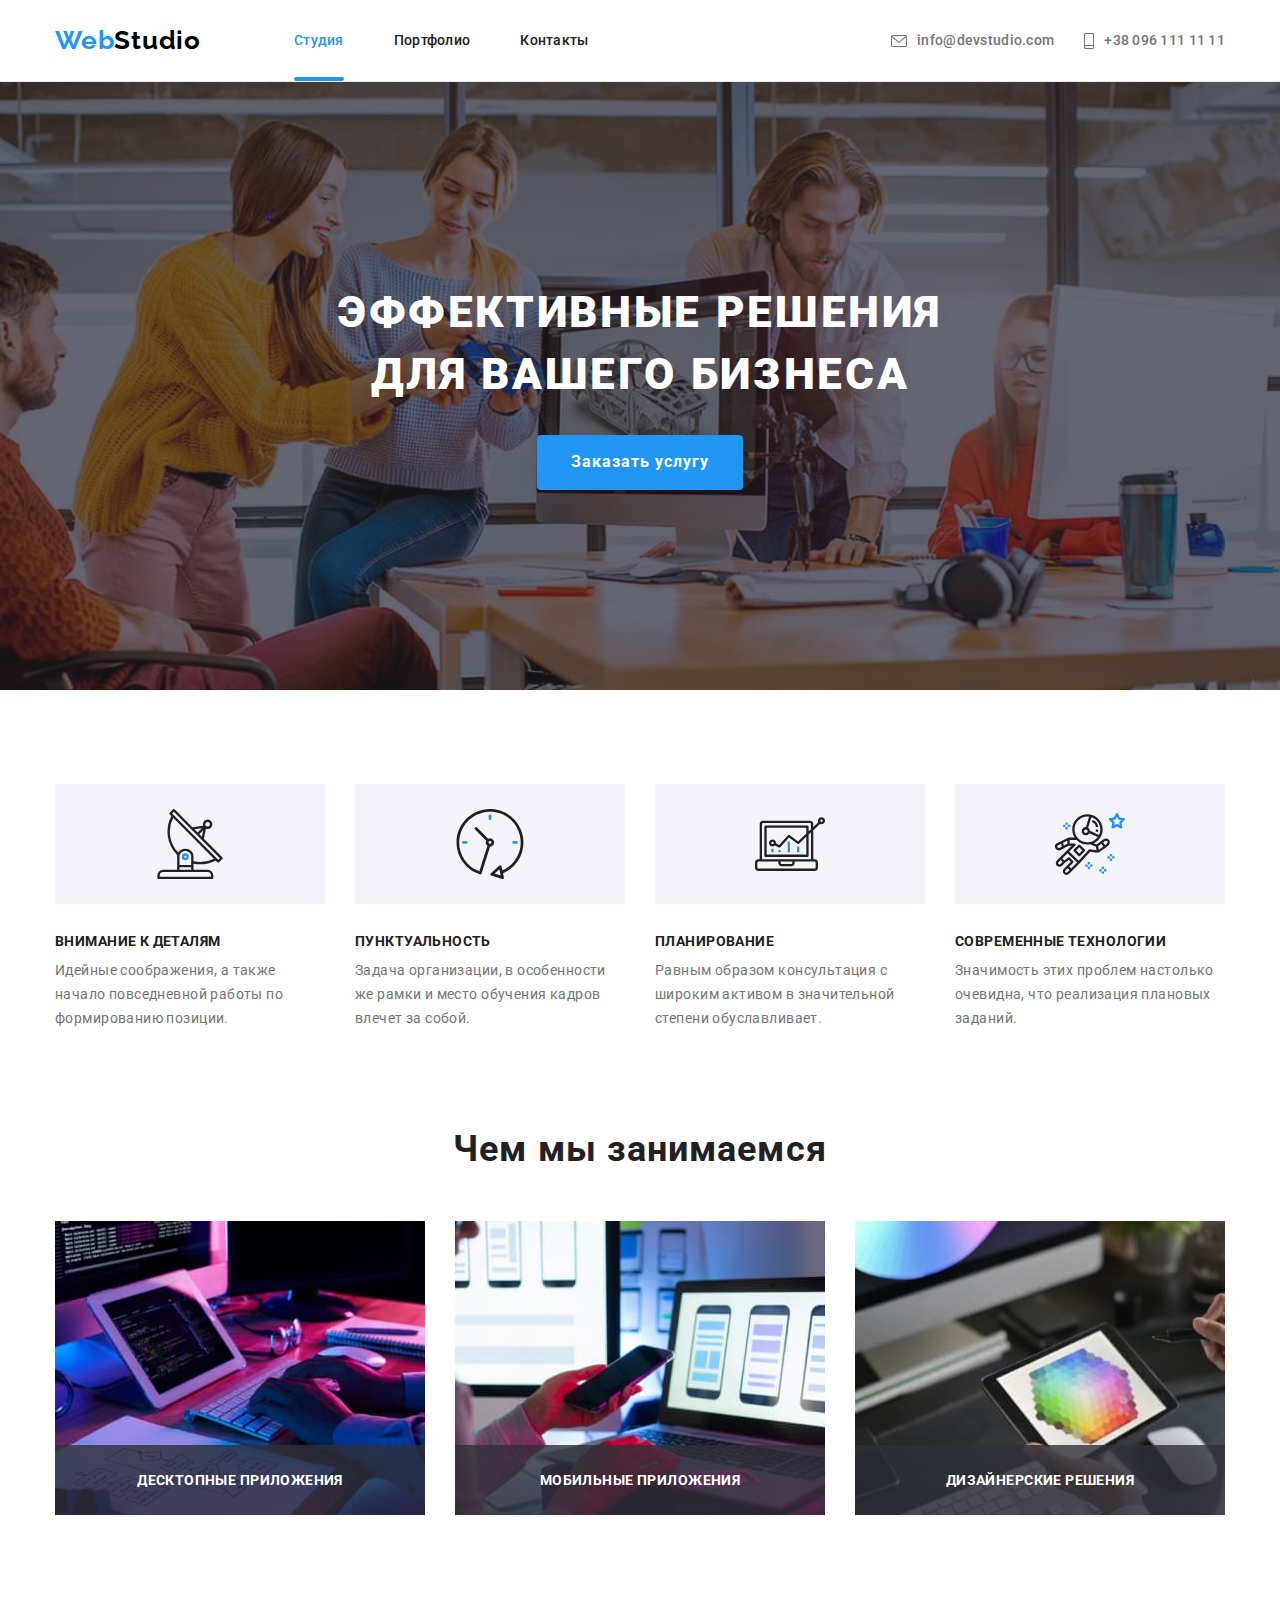
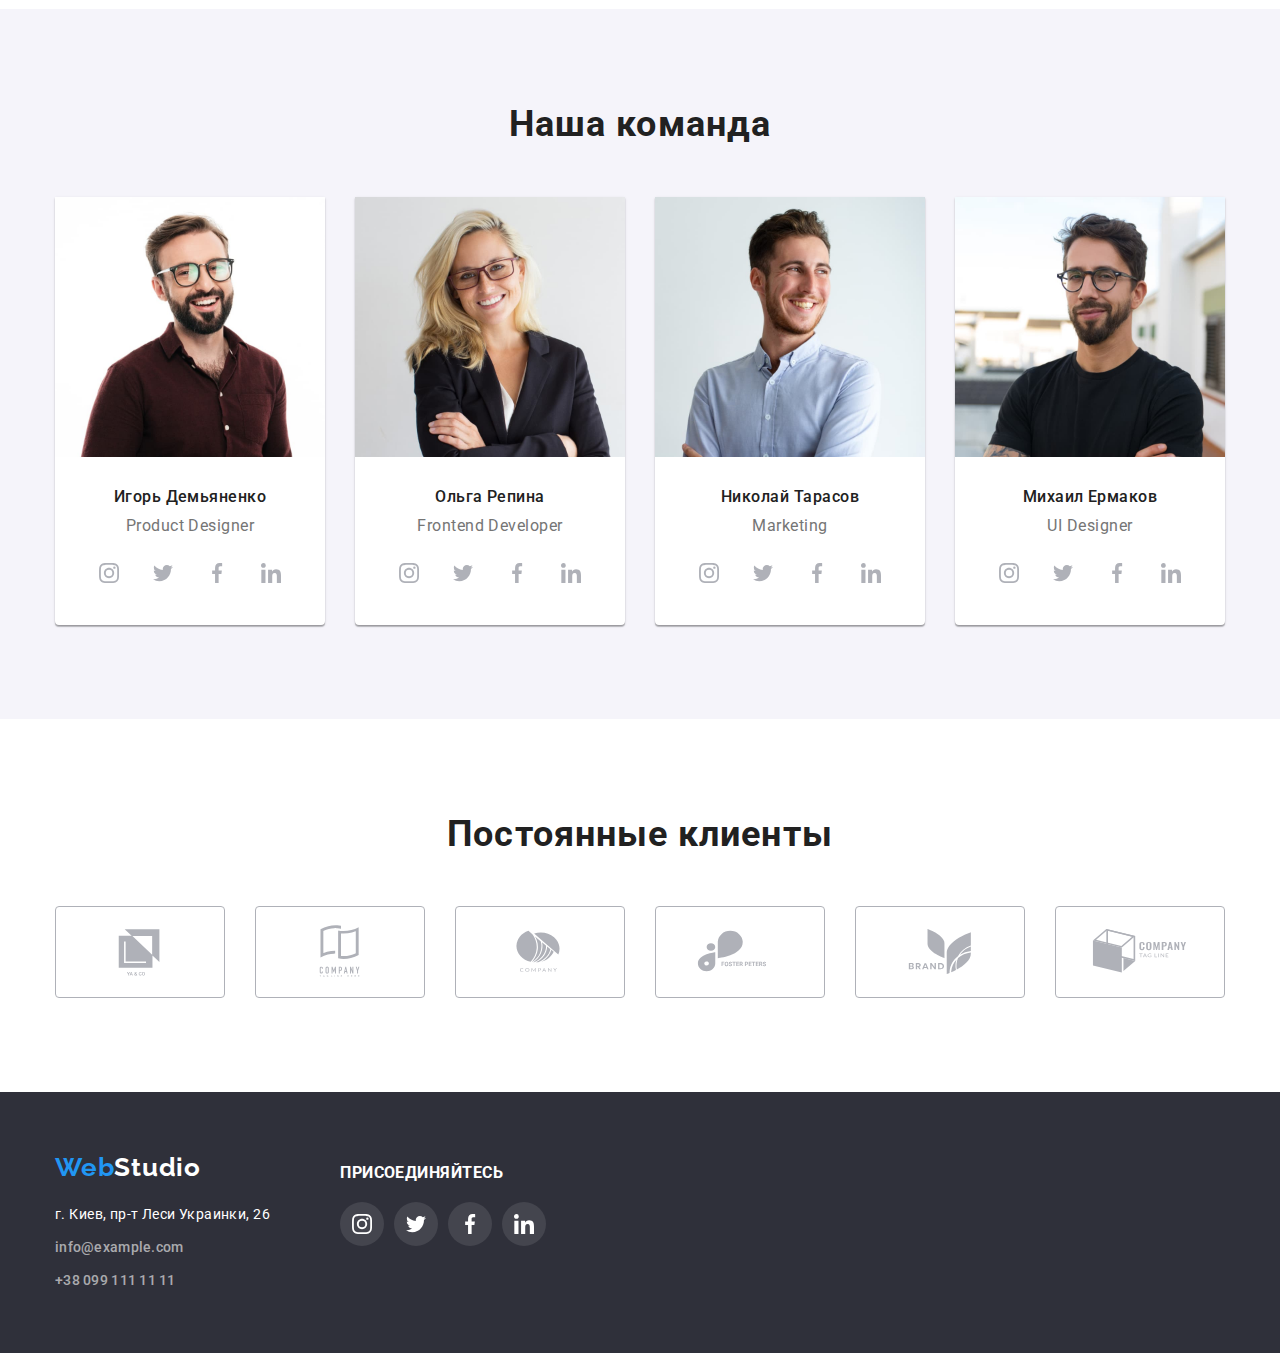
<file: index.html>
<!DOCTYPE html>
<html lang="en">

<head>
    <meta charset="UTF-8">
    <meta http-equiv="X-UA-Compatible" content="IE=edge">
    <meta name="viewport" content="width=device-width, initial-scale=1.0">
    <title>Студия</title>
    <link rel="preconnect" href="https://fonts.gstatic.com">
    <link href="https://fonts.googleapis.com/css2?family=Raleway:wght@700&family=Roboto:wght@400;500;700;900&display=swap"
    rel="stylesheet">
    <link rel="stylesheet" href="https://cdnjs.cloudflare.com/ajax/libs/modern-normalize/1.0.0/modern-normalize.min.css">
    <link rel="stylesheet" href="./css/styles.css">
</head>
<body>
            <!-- Шапка сайта -->
        <header class="page-header">
            <div class="container">
            <nav class="navigate">
                <a href="./index.html" class="logo link" lang="en"><span class="web">Web</span>Studio</a>
                <ul class="site-nav list">
                    <li class="site-nav-item"><a href="./index.html" class="link current">Студия</a></li>
                    <li class="site-nav-item"><a href="./portfolio.html" class="link">Портфолио</a></li>
                    <li class="site-nav-item"><a href="" class="link">Контакты</a></li>
                </ul>
            </nav>
                <ul class="contacts list top">
                    <li class="contacts-item">
                        <a href="mailto:info@devstudio.com" class="link contact-mail"> <svg class="header-contacts-svg" width="16px" height="12px">
                            <use href="./images/icons/sprite2.svg#icon-envelope" class="mail"></use>
                        </svg> info@devstudio.com </a>
                    </li>
                    
                    <li class="contacts-item">
                        <a href="tel:+380961111111" class="link contact-mobile"> <svg class="header-contacts-svg" width="10px" height="16px">
                            <use href="./images/icons/sprite2.svg#icon-smartphone" class="mobile"></use>
                        </svg> +38 096 111 11 11 </a>
                    </li>
                </ul>
            </div>
        </header>
        
        <main>
            <!-- Герой -->
            <section class="section hero overlay">
                <div class="container">
                <h1 class="hero-title">Эффективные решения для вашего бизнеса</h1>
                <button type="button" class="btn primary" data-modal-open>Заказать услугу</button>
                </div>
            </section>
            
            <!-- Особенности -->
            <section class="section our-features">
                <h2 class="visually-hidden">Особенности</h2>
                <div class="container products">
                <ul class="list features">
                    <li>
                        <div><svg class="feature-icons-svg">
                            <use href="./images/icons/sprite2.svg#icon-antenna"></use>
                        </svg></div>
                        <h3 class="title">Внимание к деталям</h3>
                        <p class="text">Идейные соображения, а также начало повседневной работы по формированию позиции.</p>
                    </li>
                    <li>
                        <div><svg class="feature-icons-svg">
                                <use href="./images/icons/sprite2.svg#icon-clock"></use>
                            </svg></div>
                        <h3 class="title">Пунктуальность</h3>
                        <p class="text">Задача организации, в особенности же рамки и место обучения кадров влечет за собой.</p>
                    </li>
                    <li>
                        <div><svg class="feature-icons-svg">
                                <use href="./images/icons/sprite2.svg#icon-diagram"></use>
                            </svg></div>
                        <h3 class="title">Планирование</h3>
                        <p class="text">Равным образом консультация с широким активом в значительной степени обуславливает.</p>
                    </li>
                    <li>
                        <div><svg class="feature-icons-svg">
                                <use href="./images/icons/sprite2.svg#icon-astronaut"></use>
                            </svg></div>
                        <h3 class="title">Современные технологии</h3>
                        <p class="text">Значимость этих проблем настолько очевидна, что реализация плановых заданий.</p>
                    </li>
                </ul>
                </div>
            </section>

            <!-- Чем мы занимаемся -->
            <section class="section">
                <div class="container">
                <h2 class="section-job">Чем мы занимаемся</h2>
                <ul class="list card-set">
                    <li class="item">
                        <div class="what-we-do">
                        <img src="./images/box1.jpg" alt="Человек печатает на клавиатуре" width="370">
                        <h3>Десктопные приложения</h3>
                        </div>
                    </li>
                    
                    <li class="item">
                        <div class="what-we-do">
                        <img src="./images/box2.jpg" alt="Человек держит в руках смартфон" width="370">
                        <h3>Мобильные приложения</h3>
                        </div>
                    </li>
                    
                    <li class="item">
                        <div class="what-we-do">
                        <img src="./images/box3.jpg" alt="Человек работает за планшетом" width="370">
                        <h3>Дизайнерские решения</h3>
                        </div>
                    </li>
                </ul>
            </div>
            </section>

            <!-- Наша команда -->
            <section class="section our-team">
            <div class="container">
                <h2 class="section-team">Наша команда</h2>
                <ul class="list card-set">
                    <li class="card">
                        <img src="./images/igor.jpg" alt="Улыбающийся мужчина в очках" width="270">
                        <div class="team-card">
                            <h3 class="name">Игорь Демьяненко</h3>
                            <p class="position" lang="en">Product Designer</p>
                            <ul class="list social-icons">
                                <li class="social-icons-item">
                                    <a href="" class="social-icons-link" target="_blank" rel="noopener noreferrer">
                                        <svg class="social-icons-svg">
                                            <use href="./images/icons/sprite2.svg#icon-instagram"></use>
                                        </svg>
                                    </a>
                                </li>

                                <li class="social-icons-item">
                                    <a href="" class="social-icons-link" target="_blank" rel="noopener noreferrer">
                                        <svg class="social-icons-svg">
                                            <use href="./images/icons/sprite2.svg#icon-twitter"></use>
                                        </svg>
                                    </a>
                                </li>

                                <li class="social-icons-item">
                                    <a href="" class="social-icons-link" target="_blank" rel="noopener noreferrer">
                                        <svg class="social-icons-svg">
                                            <use href="./images/icons/sprite2.svg#icon-facebook"></use>
                                        </svg>
                                    </a>
                                </li>

                                <li class="social-icons-item">
                                    <a href="" class="social-icons-link" target="_blank" rel="noopener noreferrer">
                                        <svg class="social-icons-svg">
                                            <use href="./images/icons/sprite2.svg#icon-linkedin"></use>
                                        </svg>
                                    </a>
                                </li>
                            </ul>
                        </div>                                        
                    </li>

                    <li class="card">
                        <img src="./images/olga.jpg" alt="Улыбающаяся женщина" width="270">
                        <div class="team-card">
                            <h3 class="name">Ольга Репина</h3>
                            <p class="position" lang="en">Frontend Developer</p>
                            <ul class="list social-icons">
                                <li class="social-icons-item">
                                    <a href="" class="social-icons-link" target="_blank" rel="noopener noreferrer">
                                        <svg class="social-icons-svg">
                                            <use href="./images/icons/sprite2.svg#icon-instagram"></use>
                                        </svg>
                                    </a>
                                </li>
                            
                                <li class="social-icons-item">
                                    <a href="" class="social-icons-link" target="_blank" rel="noopener noreferrer">
                                        <svg class="social-icons-svg">
                                            <use href="./images/icons/sprite2.svg#icon-twitter"></use>
                                        </svg>
                                    </a>
                                </li>
                            
                                <li class="social-icons-item">
                                    <a href="" class="social-icons-link" target="_blank" rel="noopener noreferrer">
                                        <svg class="social-icons-svg">
                                            <use href="./images/icons/sprite2.svg#icon-facebook"></use>
                                        </svg>
                                    </a>
                                </li>
                            
                                <li class="social-icons-item">
                                    <a href="" class="social-icons-link" target="_blank" rel="noopener noreferrer">
                                        <svg class="social-icons-svg">
                                            <use href="./images/icons/sprite2.svg#icon-linkedin"></use>
                                        </svg>
                                    </a>
                                </li>
                            </ul>
                        </div>
                    </li>

                    <li class="card">
                        <img src="./images/nikolay.jpg" alt="Улыбающийся мужчина в белой рубашке" width="270">
                        <div class="team-card">
                            <h3 class="name">Николай Тарасов</h3>
                            <p class="position" lang="en">Marketing</p>
                            <ul class="list social-icons">
                                <li class="social-icons-item">
                                    <a href="" class="social-icons-link" target="_blank" rel="noopener noreferrer">
                                        <svg class="social-icons-svg">
                                            <use href="./images/icons/sprite2.svg#icon-instagram"></use>
                                        </svg>
                                    </a>
                                </li>
                            
                                <li class="social-icons-item">
                                    <a href="" class="social-icons-link" target="_blank" rel="noopener noreferrer">
                                        <svg class="social-icons-svg">
                                            <use href="./images/icons/sprite2.svg#icon-twitter"></use>
                                        </svg>
                                    </a>
                                </li>
                            
                                <li class="social-icons-item">
                                    <a href="" class="social-icons-link" target="_blank" rel="noopener noreferrer">
                                        <svg class="social-icons-svg">
                                            <use href="./images/icons/sprite2.svg#icon-facebook"></use>
                                        </svg>
                                    </a>
                                </li>
                            
                                <li class="social-icons-item">
                                    <a href="" class="social-icons-link" target="_blank" rel="noopener noreferrer">
                                        <svg class="social-icons-svg">
                                            <use href="./images/icons/sprite2.svg#icon-linkedin"></use>
                                        </svg>
                                    </a>
                                </li>
                            </ul>
                        </div>
                    </li>

                    <li class="card">
                        <img src="./images/mihail.jpg" alt="Улыбающийся мужчина с бородой" width="270">
                        <div class="team-card">
                            <h3 class="name">Михаил Ермаков</h3>
                            <p class="position" lang="en">UI Designer</p>
                            <ul class="list social-icons">
                                <li class="social-icons-item">
                                    <a href="" class="social-icons-link" target="_blank" rel="noopener noreferrer">
                                        <svg class="social-icons-svg">
                                            <use href="./images/icons/sprite2.svg#icon-instagram"></use>
                                        </svg>
                                    </a>
                                </li>
                            
                                <li class="social-icons-item">
                                    <a href="" class="social-icons-link" target="_blank" rel="noopener noreferrer">
                                        <svg class="social-icons-svg">
                                            <use href="./images/icons/sprite2.svg#icon-twitter"></use>
                                        </svg>
                                    </a>
                                </li>
                            
                                <li class="social-icons-item">
                                    <a href="" class="social-icons-link" target="_blank" rel="noopener noreferrer">
                                        <svg class="social-icons-svg">
                                            <use href="./images/icons/sprite2.svg#icon-facebook"></use>
                                        </svg>
                                    </a>
                                </li>
                            
                                <li class="social-icons-item">
                                    <a href="" class="social-icons-link" target="_blank" rel="noopener noreferrer">
                                        <svg class="social-icons-svg">
                                            <use href="./images/icons/sprite2.svg#icon-linkedin"></use>
                                        </svg>
                                    </a>
                                </li>
                            </ul>
                        </div>
                    </li>
                </ul>
            </div>
            </section>

            <!-- Постоянные клиенты -->
            <section class="section our-clients">
                <h2>Постоянные клиенты</h2>
                <ul class="list clients">
                    <li class="our-clients-item">
                        <a href="" class="our-clients-link" target="_blank" rel="noopener noreferrer">
                            <svg class="our-clients-svg">
                                <use class="our-clients-logo" href="./images/icons/sprite2.svg#icon-logo"></use>
                            </svg>
                        </a>
                    </li>
                    <li class="our-clients-item">
                        <a href="" class="our-clients-link" target="_blank" rel="noopener noreferrer">
                            <svg class="our-clients-svg">
                                <use class="our-clients-logo" href="./images/icons/sprite2.svg#icon-logo1"></use>
                            </svg>
                        </a>
                    </li>
                    <li class="our-clients-item">
                        <a href="" class="our-clients-link" target="_blank" rel="noopener noreferrer">
                            <svg class="our-clients-svg">
                                <use class="our-clients-logo" href="./images/icons/sprite2.svg#icon-logo2"></use>
                            </svg>
                        </a>
                    </li>
                    <li class="our-clients-item">
                        <a href="" class="our-clients-link" target="_blank" rel="noopener noreferrer">
                            <svg class="our-clients-svg">
                                <use class="our-clients-logo" href="./images/icons/sprite2.svg#icon-logo3"></use>
                            </svg>
                        </a>
                    </li>
                    <li class="our-clients-item">
                        <a href="" class="our-clients-link" target="_blank" rel="noopener noreferrer">
                            <svg class="our-clients-svg">
                                <use class="our-clients-logo" href="./images/icons/sprite2.svg#icon-logo4"></use>
                            </svg>
                        </a>
                    </li>
                    <li class="our-clients-item">
                        <a href="" class="our-clients-link" target="_blank" rel="noopener noreferrer">
                            <svg class="our-clients-svg">
                                <use class="our-clients-logo" href="./images/icons/sprite2.svg#icon-logo5"></use>
                            </svg>
                        </a>
                    </li>
                </ul>
            </section>
            </main>

        <!-- Футер -->
        <footer class="footer">
            <div class="container main">
                <div class="block-contacts">
                <a href="./index.html" class="second logo link" lang="en"><span class="web">Web</span><span class="logo-footer">Studio</span></a>
                <address class="address">
                    <p>г. Киев, пр-т Леси Украинки, 26</p>
                    <ul class="contacts list bottom">
                        <li class="mailto"><a href="mailto:info@example.com" class="link">info@example.com</a></li>
                        <li><a href="tel:+380991111111" class="link">+38 099 111 11 11</a></li>
                    </ul>
                </address>
                </div>
                
                <div class="block-socials">
                <h3>Присоединяйтесь</h3>
                <ul class="list social-icons">
                    <li class="social-icons-item">
                        <a href="" class="social-icons-link" target="_blank" rel="noopener noreferrer">
                            <svg class="social-icons-svg">
                                <use href="./images/icons/sprite2.svg#icon-instagram"></use>
                            </svg>
                        </a>
                    </li>
                    
                    <li class="social-icons-item">
                        <a href="" class="social-icons-link" target="_blank" rel="noopener noreferrer">
                            <svg class="social-icons-svg">
                                <use href="./images/icons/sprite2.svg#icon-twitter"></use>
                            </svg>
                        </a>
                    </li>
                    
                    <li class="social-icons-item">
                        <a href="" class="social-icons-link" target="_blank" rel="noopener noreferrer">
                            <svg class="social-icons-svg">
                                <use href="./images/icons/sprite2.svg#icon-facebook"></use>
                            </svg>
                        </a>
                    </li>
                    
                    <li class="social-icons-item">
                        <a href="" class="social-icons-link" target="_blank" rel="noopener noreferrer">
                            <svg class="social-icons-svg">
                                <use href="./images/icons/sprite2.svg#icon-linkedin"></use>
                            </svg>
                        </a>
                    </li>
                </ul>
                </div>
            </div>
            </footer>
    
            <div class="backdrop is-hidden" data-modal>
                <div class="modal">
                    <button class="button-modal" data-modal-close>
                        <svg class="close">
                            <use href="./images/icons/sprite2.svg#icon-x"></use>
                        </svg>
                    </button>
                </div>
            </div>
<script src="./js/modal.js"></script>
</body>
</html>
</file>
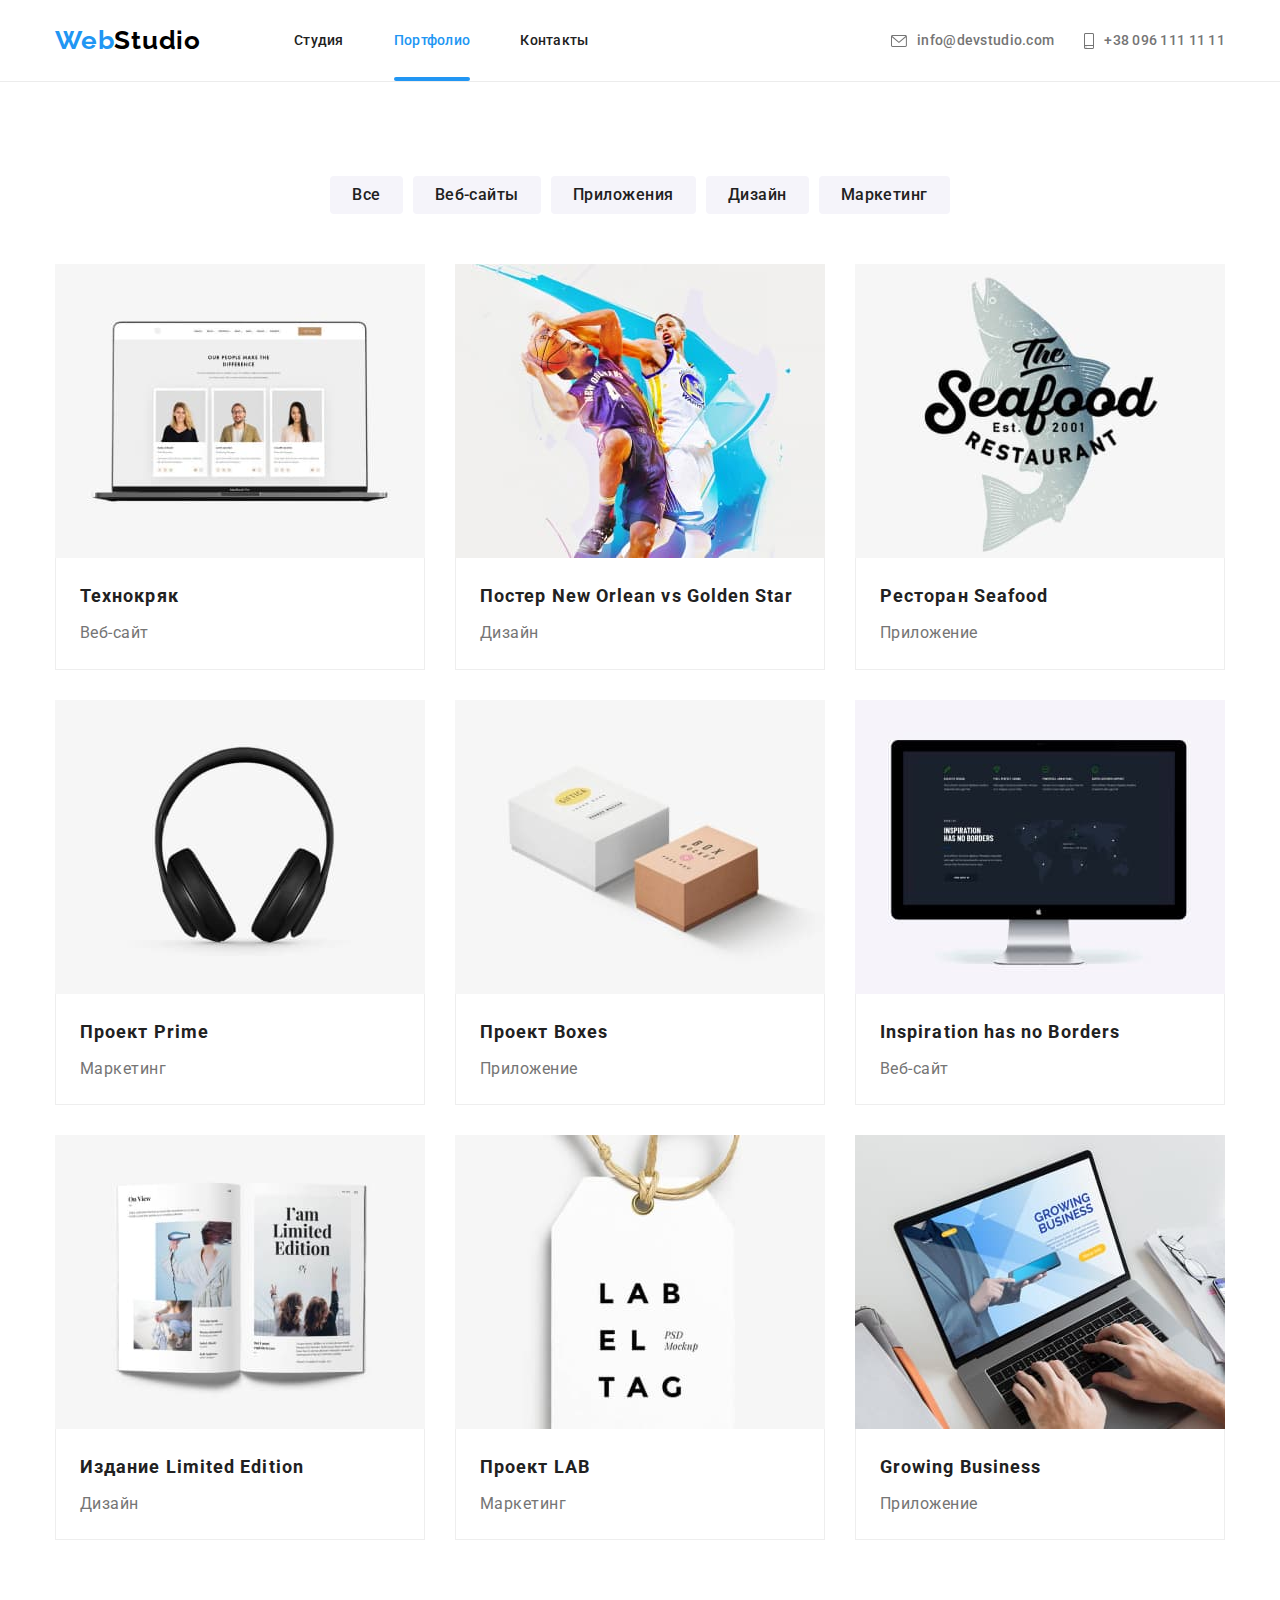
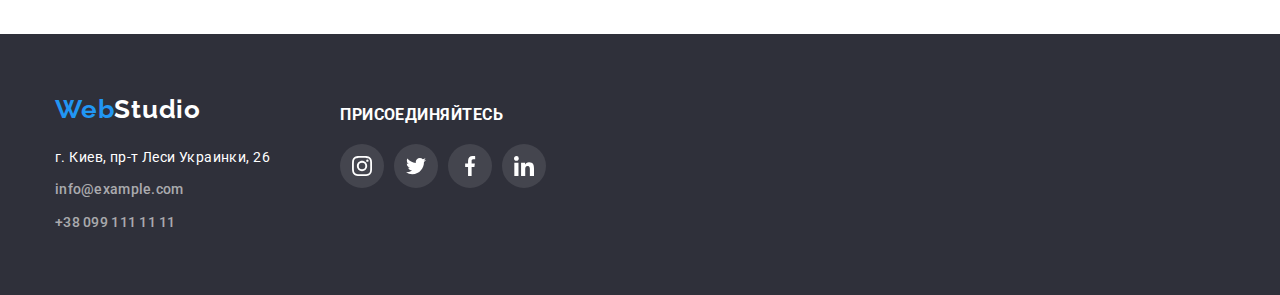
<file: portfolio.html>
<!DOCTYPE html>
<html lang="en">

<head>
    <meta charset="UTF-8">
    <meta http-equiv="X-UA-Compatible" content="IE=edge">
    <meta name="viewport" content="width=device-width, initial-scale=1.0">
    <title>Портфолио</title>
    <link rel="preconnect" href="https://fonts.gstatic.com">
    <link href="https://fonts.googleapis.com/css2?family=Raleway:wght@700&family=Roboto:wght@400;500;700;900&display=swap"
    rel="stylesheet">
    <link rel="stylesheet" href="https://cdnjs.cloudflare.com/ajax/libs/modern-normalize/1.0.0/modern-normalize.min.css">
    <link rel="stylesheet" href="./css/styles.css">
</head>

<body>
    <!-- Шапка сайта -->
    <header class="page-header">
        <div class="container">
            <nav class="navigate">
                <a href="./index.html" class="logo link" lang="en"><span class="web">Web</span>Studio</a>
                <ul class="site-nav list">
                    <li class="site-nav-item"><a href="./index.html" class="link">Студия</a></li>
                    <li class="site-nav-item"><a href="./portfolio.html" class="link current">Портфолио</a></li>
                    <li class="site-nav-item"><a href="" class="link">Контакты</a></li>
                </ul>
            </nav>
            <ul class="contacts list top">
                <li class="contacts-item">
                    <a href="mailto:info@devstudio.com" class="link contact-mail"> <svg class="header-contacts-svg"
                            width="16px" height="12px">
                            <use href="./images/icons/sprite2.svg#icon-envelope" class="mail"></use>
                        </svg> info@devstudio.com </a>
                </li>
    
                <li class="contacts-item">
                    <a href="tel:+380961111111" class="link contact-mobile"> <svg class="header-contacts-svg" width="10px"
                            height="16px">
                            <use href="./images/icons/sprite2.svg#icon-smartphone" class="mobile"></use>
                        </svg> +38 096 111 11 11 </a>
                </li>
            </ul>
        </div>
    </header>
    
    <main>
        <section class="section">
        <div class="container">
            <h1 class="visually-hidden">Портфолио</h1>
                <ul class="list navigation">
                    <li>
                        <button type="button" class="btn secondary">Все</button>
                    </li>
                    <li>
                        <button type="button" class="btn secondary">Веб-сайты</button>
                    </li>
                    <li>
                        <button type="button" class="btn secondary">Приложения</button>
                    </li>
                    <li>
                        <button type="button" class="btn secondary">Дизайн</button>
                    </li>
                    <li>
                        <button type="button" class="btn secondary">Маркетинг</button>
                    </li>
                </ul>

                <ul class="list products">
                    <li class="item-product">
                        <a class="card-link" href="">
                        <div class="thumb">
                            <img src="./images/main.jpg" alt="Главная страница сайта" width="370">
                            <div class="cover">
                                <p>Технокряк это современная площадка распространения коронавируса. Компании используют эту платформу для цифрового
                                шпионажа и атак на защищённые сервера конкурентов.</p>
                            </div>
                        </div>
                        <div class="card-product">
                            <h2 class="list-item-title">Технокряк</h2>
                            <p class="description">Веб-сайт</p>
                        </div>
                        </a>
                    </li>
                        
                    <li class="item-product">
                        <a class="card-link" href="">
                        <div class="thumb">
                            <img src="./images/basketball.jpg" alt="Постер с баскетболистами" width="370">
                            <div class="cover">
                                <p>Технокряк это современная площадка распространения коронавируса. Компании используют эту платформу для цифрового
                                шпионажа и атак на защищённые сервера конкурентов.</p>
                            </div>
                        </div>
                        <div class="card-product">
                            <h2 class="list-item-title">Постер New Orlean vs Golden Star</h2>
                            <p class="description">Дизайн</p>
                        </div>
                        </a>
                    </li>
                        
                    <li class="item-product">
                        <a class="card-link" href="">
                        <div class="thumb">
                            <img src="./images/logo.jpg" alt="Логотип ресторана" width="370">
                            <div class="cover">
                                <p>Технокряк это современная площадка распространения коронавируса. Компании используют эту платформу для цифрового
                                шпионажа и атак на защищённые сервера конкурентов.</p>
                            </div>
                        </div>
                        <div class="card-product">
                            <h2 class="list-item-title">Ресторан Seafood</h2>
                            <p class="description">Приложение</p>
                        </div>
                        </a>
                    </li>
                        
                    <li class="item-product">
                        <a class="card-link" href="">
                        <div class="thumb">                            
                            <img src="./images/headph.jpg" alt="Улыбающийся мужчина в очках" width="370">
                            <div class="cover">
                                <p>Технокряк это современная площадка распространения коронавируса. Компании используют эту платформу для цифрового
                                шпионажа и атак на защищённые сервера конкурентов.</p>
                            </div>
                        </div>
                        <div class="card-product">
                            <h2 class="list-item-title">Проект Prime</h2>
                            <p class="description">Маркетинг</p>
                        </div>
                        </a>
                    </li>
                        
                    <li class="item-product">
                        <a class="card-link" href="">
                        <div class="thumb">
                            <img src="./images/package.jpg" alt="Улыбающийся мужчина в очках" width="370">
                            <div class="cover">
                                <p>Технокряк это современная площадка распространения коронавируса. Компании используют эту платформу для цифрового
                                    шпионажа и атак на защищённые сервера конкурентов.</p>
                            </div>
                        </div>
                        <div class="card-product">
                            <h2 class="list-item-title">Проект Boxes</h2>
                            <p class="description">Приложение</p>
                        </div>
                        </a>
                    </li>
                        
                    <li class="item-product">
                        <a class="card-link" href="">
                        <div class="thumb">
                            <img src="./images/screen.jpg" alt="Улыбающийся мужчина в очках" width="370">
                            <div class="cover">
                                <p>Технокряк это современная площадка распространения коронавируса. Компании используют эту платформу для цифрового
                                        шпионажа и атак на защищённые сервера конкурентов.</p>
                            </div>
                        </div>
                        <div class="card-product">
                            <h2 class="list-item-title">Inspiration has no Borders</h2>
                            <p class="description">Веб-сайт</p>
                        </div>
                        </a>
                    </li>
                        
                    <li class="item-product">
                        <a class="card-link" href="">
                        <div class="thumb">
                            <img src="./images/magazine.jpg" alt="Улыбающийся мужчина в очках" width="370">
                            <div class="cover">
                                <p>Технокряк это современная площадка распространения коронавируса. Компании используют эту платформу для цифрового
                                        шпионажа и атак на защищённые сервера конкурентов.</p>
                            </div>
                        </div>
                        <div class="card-product">
                            <h2 class="list-item-title">Издание Limited Edition</h2>
                            <p class="description">Дизайн</p>
                        </div>
                        </a>
                    </li>
                        
                    <li class="item-product">
                        <a class="card-link" href="">
                        <div class="thumb">
                            <img src="./images/label.jpg" alt="Улыбающийся мужчина в очках" width="370">
                            <div class="cover">
                                <p>Технокряк это современная площадка распространения коронавируса. Компании используют эту платформу для цифрового
                                        шпионажа и атак на защищённые сервера конкурентов.</p>
                            </div>
                        </div>
                        <div class="card-product">
                            <h2 class="list-item-title">Проект LAB</h2>
                            <p class="description">Маркетинг</p>
                        </div>
                        </a>
                    </li>
                        
                    <li class="item-product">
                        <a class="card-link" href="">
                        <div class="thumb">
                            <img src="./images/computer.jpg" alt="Улыбающийся мужчина в очках" width="370">
                            <div class="cover">
                                <p>Технокряк это современная площадка распространения коронавируса. Компании используют эту платформу для цифрового
                                        шпионажа и атак на защищённые сервера конкурентов.</p>
                            </div>
                        </div>
                        <div class="card-product">
                            <h2 class="list-item-title">Growing Business</h2>
                            <p class="description">Приложение</p>
                        </div>
                        </a>
                    </li>
                </ul>
        </div>
        </section>
    </main>

    <!-- Футер -->
    <footer class="footer">
        <div class="container main">
            <div class="block-contacts">
                <a href="./index.html" class="second logo link" lang="en"><span class="web">Web</span><span
                        class="logo-footer">Studio</span></a>
                <address class="address">
                    <p>г. Киев, пр-т Леси Украинки, 26</p>
                    <ul class="contacts list bottom">
                        <li class="mailto"><a href="mailto:info@example.com" class="link">info@example.com</a></li>
                        <li><a href="tel:+380991111111" class="link">+38 099 111 11 11</a></li>
                    </ul>
                </address>
            </div>
    
            <div class="block-socials">
                <h3>Присоединяйтесь</h3>
                <ul class="list social-icons">
                    <li class="social-icons-item">
                        <a href="" class="social-icons-link" target="_blank" rel="noopener noreferrer">
                            <svg class="social-icons-svg">
                                <use href="./images/icons/sprite2.svg#icon-instagram"></use>
                            </svg>
                        </a>
                    </li>
    
                    <li class="social-icons-item">
                        <a href="" class="social-icons-link" target="_blank" rel="noopener noreferrer">
                            <svg class="social-icons-svg">
                                <use href="./images/icons/sprite2.svg#icon-twitter"></use>
                            </svg>
                        </a>
                    </li>
    
                    <li class="social-icons-item">
                        <a href="" class="social-icons-link" target="_blank" rel="noopener noreferrer">
                            <svg class="social-icons-svg">
                                <use href="./images/icons/sprite2.svg#icon-facebook"></use>
                            </svg>
                        </a>
                    </li>
    
                    <li class="social-icons-item">
                        <a href="" class="social-icons-link" target="_blank" rel="noopener noreferrer">
                            <svg class="social-icons-svg">
                                <use href="./images/icons/sprite2.svg#icon-linkedin"></use>
                            </svg>
                        </a>
                    </li>
                </ul>
            </div>
        </div>
    </footer>


</body>

</html>
</file>
<file: css/styles.css>
:root {
  --accent: #2196f3;
  --secondary-text-color: #212121;
  --white: #ffffff;
  --bgc-secondary: #2f303a;
  --bgc-third: #f5f4fa;
  --transition-duration-tfunction: 250ms cubic-bezier(0.4, 0, 0.2, 1);
}

html {
  box-sizing: border-box;
}

*,
*::before,
*::after {
  box-sizing: inherit;
}

.container {
  width: 1200px;
  padding-left: 15px;
  padding-right: 15px;
  margin-left: auto;
  margin-right: auto;
  /* outline: 2px solid tomato; */
}

.visually-hidden {
  position: absolute !important;
  clip: rect(1px 1px 1px 1px);
  clip: rect(1px, 1px, 1px, 1px);
  padding: 0 !important;
  border: 0 !important;
  height: 1px !important;
  width: 1px !important;
  overflow: hidden;
}

body {
  background-color: #ffffff;
  color: #757575;
  font-family: Roboto, sans-serif;
  font-style: normal;
  font-weight: 500;
  font-size: 14px;
  line-height: 1.1;
  letter-spacing: 0.02em;
}

/* убирает маркеры со списков */
.list {
  margin-top: 0;
  margin-bottom: 0;
  padding-left: 0;
  list-style: none;
}

/* убирает подчеркивание ссылок */
.link {
  text-decoration: none;
}

.logo {
  color: #000000;
  font-family: Raleway;
  font-style: normal;
  font-weight: bold;
  font-size: 26px;
  line-height: 1.2;
  letter-spacing: 0.03em;
}

h1,
h2,
h3,
p {
  margin-top: 0;
  margin-bottom: 0;
}

.section {
  padding-top: 94px;
  padding-bottom: 94px;
}

.web {
  color: var(--accent);
}

/* Шапка */
.page-header .container {
  display: flex;
  align-items: center;
}

.navigate {
  display: flex;
}

.page-header .container ul {
  display: inline-flex;
  align-items: center;
}

.page-header {
  border-bottom: 1px solid #ececec;
}

.page-header .logo {
  margin-right: 93px;
  padding-top: 25px;
  padding-bottom: 25px;
}

.link.current {
  position: relative;
  color: var(--accent);
}

.link.current::after {
  content: '';
  display: block;
  position: absolute;
  bottom: -1px;
  left: 0;
  width: 100%;
  height: 4px;
  background: var(--accent);
  border-radius: 2px;
}

.site-nav a {
  transition: var(--transition-duration-tfunction);
}

.site-nav .link:hover,
.site-nav .link:focus {
  color: var(--accent);
}

.site-nav-item,
.contacts-item {
  align-items: center;
}

.site-nav-item > a,
.contacts-item > a {
  padding-top: 32px;
  padding-bottom: 32px;
}

.site-nav-item:not(:last-child) {
  margin-right: 50px;
}

.contacts-item:not(:last-child) {
  margin-right: 30px;
}

.contacts.list.top {
  margin-left: auto;
}

.header-contacts-svg {
  display: flex;
  align-items: center;
  justify-content: center;
  background-color: var(--white);
  margin-right: 10px;
}

.header-contacts-svg > use {
  fill: #757575;
  transition: fill var(--transition-duration-tfunction);
}

.top .link {
  color: inherit;
  transition: color var(--transition-duration-tfunction);
}

.contacts-item .link {
  display: flex;
  align-items: center;
}

.list.bottom .link {
  transition: color var(--transition-duration-tfunction);
}

.contacts .link:hover,
.contacts .link:focus {
  color: var(--accent);
}

.contact-mail:hover .header-contacts-svg > .mail,
.contact-mail:focus .header-contacts-svg > .mail {
  fill: var(--accent);
}

.contact-mobile:hover .header-contacts-svg > .mobile,
.contact-mobile:focus .header-contacts-svg > .mobile {
  fill: var(--accent);
}

/* Герой*/

.overlay {
  min-height: 600px;
  max-width: 1600px;
  margin-left: auto;
  margin-right: auto;
  background-image: linear-gradient(to right, rgba(47, 48, 58, 0.4), rgba(47, 48, 58, 0.4)), url(../images/bg.jpg);
  background-repeat: no-repeat;
  background-size: cover;
  background-position: center;
}

.hero {
  background-color: var(--bgc-secondary);
  text-align: center;
}
.section.hero {
  padding-top: 0px;
  padding-bottom: 0px;
}

.section.hero .container {
  padding-top: 200px;
  padding-bottom: 200px;
}

.hero-title {
  margin-left: auto;
  margin-right: auto;
  margin-bottom: 30px;
  color: var(--white);
  font-weight: 900;
  font-size: 44px;
  line-height: 1.4;
  letter-spacing: 0.06em;
  text-transform: uppercase;
  max-width: 696px;
}

/* главная кнопка */
.btn.primary {
  min-width: 200px;
  min-height: 50px;
  padding: 10px 32px;
  color: var(--white);
  box-shadow: 0px 4px 4px rgba(0, 0, 0, 0.15);
  border-radius: 4px;
  border-color: transparent;
  background-color: var(--accent);
  text-align: center;
  font-weight: bold;
  font-size: 16px;
  line-height: 1.9;
  letter-spacing: 0.06em;
  cursor: pointer;
  transition: color var(--transition-duration-tfunction), background-color var(--transition-duration-tfunction);
}

.btn.primary:hover,
.btn.primary:focus {
  color: var(--accent);
  background-color: var(--white);
}

/* кнопки на портфолио */
.btn.secondary {
  min-height: 38px;
  padding: 6px 22px;
  color: var(--secondary-text-color);
  background-color: var(--bgc-third);
  border-radius: 4px;
  font-size: 16px;
  font-weight: 500;
  line-height: 1.6;
  text-align: center;
  letter-spacing: 0.03em;
  cursor: pointer;
  border: transparent;
  transition: color var(--transition-duration-tfunction), background-color var(--transition-duration-tfunction),
    box-shadow var(--transition-duration-tfunction);
}

.btn.secondary:hover,
.btn.secondary:focus {
  color: var(--white);
  background-color: var(--accent);
  box-shadow: 0px 3px 1px rgba(0, 0, 0, 0.1), 0px 1px 2px rgba(0, 0, 0, 0.08), 0px 2px 2px rgba(0, 0, 0, 0.12);
}

.section.our-features {
  padding-bottom: 0px;
}

.features .title {
  margin-bottom: 10px;
  font-weight: bold;
  font-size: 14px;
  line-height: 1.1;
  letter-spacing: 0.03em;
  text-transform: uppercase;
}

.list.features {
  display: flex;
  flex-wrap: wrap;
  margin-left: -30px;
}

.list.features li {
  margin-left: 30px;
  flex-basis: calc((100% - 4 * 30px) / 4);
}

.feature-icons-svg {
  width: 70px;
  height: 70px;
}

.list.features div {
  display: flex;
  align-items: center;
  justify-content: center;
  width: 270px;
  height: 120px;
  background-color: var(--bgc-third);
  margin-bottom: 30px;
}

.description {
  font-weight: normal;
  font-size: 16px;
  line-height: 1.9;
  letter-spacing: 0.03em;
}

.list.features .text {
  font-weight: normal;
  line-height: 1.7;
  letter-spacing: 0.03em;
  width: 270px;
  height: 75px;
}

.section-job,
.section-team {
  font-weight: bold;
  font-size: 36px;
  line-height: 1.2;
  letter-spacing: 0.03em;
  margin-bottom: 50px;
  text-align: center;
}

.what-we-do {
  position: relative;
}

.what-we-do h3 {
  position: absolute;
  bottom: 0;
  left: 0;
  display: flex;
  justify-content: center;
  align-items: center;
  width: 100%;
  height: 70px;
  background: rgba(47, 48, 58, 0.8);
  font-weight: bold;
  font-size: 14px;
  letter-spacing: 0.03em;
  text-transform: uppercase;
  color: var(--white);
}

.section.our-team {
  background-color: var(--bgc-third);
}

.team-card {
  padding-top: 30px;
  padding-bottom: 30px;
}

.site-nav a,
.features .title,
.name,
.section-job,
.section-team,
.list-item-title {
  color: var(--secondary-text-color);
}

.name,
.position {
  font-weight: 500;
  font-size: 16px;
  line-height: 1.2;
  letter-spacing: 0.03em;
}

.position {
  font-weight: normal;
  margin-bottom: 16px;
}

.card-set {
  display: flex;
  flex-wrap: wrap;
  margin-top: -30px;
  margin-left: -30px;
  justify-content: center;
}

.item {
  margin-top: 30px;
  margin-left: 30px;
  flex-basis: calc((100% - 3 * 30px) / 3);
}

img {
  display: block;
  max-width: 100%;
  height: auto;
}

.card {
  margin-top: 30px;
  margin-left: 30px;
  text-align: center;
  flex-basis: calc((100% - 4 * 30px) / 4);
  background-color: var(--white);
  box-shadow: 0px 1px 3px rgba(0, 0, 0, 0.12), 0px 1px 1px rgba(0, 0, 0, 0.14), 0px 2px 1px rgba(0, 0, 0, 0.2);
  border-radius: 0px 0px 4px 4px;
}

.social-icons {
  display: inline-flex;
}

.social-icons-link {
  display: flex;
  align-items: center;
  justify-content: center;
  width: 44px;
  height: 44px;
  border-radius: 50%;
  background-color: var(--white);
  transition: background-color var(--transition-duration-tfunction), fill var(--transition-duration-tfunction);
}

.social-icons-item:not(:last-child) {
  margin-right: 10px;
}
.social-icons-link:hover .social-icons-svg,
.social-icons-link:focus .social-icons-svg {
  fill: var(--white);
}

.social-icons-link:hover,
.social-icons-link:focus {
  background-color: var(--accent);
}

.social-icons-svg {
  width: 20px;
  height: 20px;
  fill: #afb1b8;
  transition: fill var(--transition-duration-tfunction);
}

.card .name {
  margin-bottom: 10px;
}

.section.our-clients {
  text-align: center;
}

.section.our-clients > h2 {
  font-weight: bold;
  font-size: 36px;
  line-height: 1.2;
  letter-spacing: 0.03em;
  color: #212121;
  margin-bottom: 50px;
}

.list.clients {
  display: flex;
  align-items: center;
  justify-content: center;
}

.our-clients-link {
  display: flex;
  align-items: center;
  justify-content: center;
  width: 170px;
  height: 92px;
  border: 1px solid #afb1b8;
  box-sizing: border-box;
  border-radius: 4px;
  transition: border var(--transition-duration-tfunction);
}

.our-clients-svg {
  display: flex;
  align-items: center;
  justify-content: center;
  width: 106px;
  height: 60px;
  fill: #afb1b8;
  transition: fill var(--transition-duration-tfunction);
}

.our-clients-logo {
  width: 106px;
  height: 60px;
  fill: #afb1b8;
  transition: fill var(--transition-duration-tfunction);
}

.our-clients-item:not(:last-child) {
  margin-right: 30px;
}

.our-clients-link:hover,
.our-clients-link:focus {
  fill: var(--accent);
  border: 1px solid var(--accent);
}

.our-clients-link:hover .our-clients-logo,
.our-clients-link:focus .our-clients-logo {
  fill: var(--accent);
}

/* подвал */

.address {
  font-style: inherit;
  display: flex;
  flex-direction: column;
}
.contacts.list.bottom {
  line-height: 1.7;
}

.mailto {
  margin-top: 9px;
  margin-bottom: 9px;
}

.footer {
  background-color: var(--bgc-secondary);
}

.footer .logo {
  color: var(--white);
}

.address > p {
  color: var(--white);
  font-weight: normal;
  line-height: 1.7;
  letter-spacing: 0.03em;
}

.second.logo.link {
  display: block;
  margin-bottom: 20px;
}

.bottom .link {
  color: rgba(255, 255, 255, 0.6);
}

.list-item-title {
  margin-bottom: 4px;
  font-weight: bold;
  font-size: 18px;
  line-height: 2;
  letter-spacing: 0.06em;
}

.list.navigation {
  display: flex;
  justify-content: center;
  margin-bottom: 50px;
}

.list.navigation li:not(:last-child) {
  margin-right: 10px;
}

.container.main {
  display: flex;
}

.block-contacts {
  padding-top: 60px;
  padding-bottom: 60px;
  margin-right: 70px;
}

.block-socials {
  padding-top: 72px;
  padding-bottom: 100px;
}

footer h3 {
  margin-bottom: 20px;
  font-weight: 700;
  letter-spacing: 0.03em;
  text-transform: uppercase;
  color: var(--white);
}

footer .social-icons-svg {
  fill: var(--white);
}

footer .social-icons-link {
  background-color: rgba(255, 255, 255, 0.1);
  transition: background-color var(--transition-duration-tfunction);
}

footer .social-icons-link:hover,
footer .social-icons-link:focus {
  background-color: var(--accent);
}

/* Сетка продуктов */
.list.products {
  display: flex;
  flex-wrap: wrap;
  margin-left: -30px;
  margin-top: -30px;
}

.item-product {
  margin-left: 30px;
  margin-top: 30px;
  flex-basis: calc((100% - 3 * 30px) / 3);
}

.card-product {
  padding: 20px 24px;
  border: 1px solid #eeeeee;
  border-top: none;
  max-width: 100%;
}

.item-product:hover .card-link {
  box-shadow: 0px 1px 1px rgba(0, 0, 0, 0.12), 0px 4px 4px rgba(0, 0, 0, 0.06), 1px 4px 6px rgba(0, 0, 0, 0.16);
}

/* синхронизация размера карточек */

.item-product {
  display: flex;
}

.card-link {
  display: flex;
  flex-direction: column;
  text-decoration: none;
  color: inherit;
}

.card-product {
  flex-grow: 1;
}

.thumb {
  position: relative;
  overflow: hidden;
}

.cover {
  position: absolute;
  top: 100%;
  left: 0;
  width: 100%;
  height: 100%;
  background: rgba(33, 150, 243, 0.9);
  transition: transform var(--transition-duration-tfunction);
}

.item-product:hover .cover {
  transform: translateY(-100%);
}

.cover p {
  font-weight: normal;
  font-size: 18px;
  line-height: 1.6;
  letter-spacing: 0.03em;
  color: var(--white);
  padding: 63px 24px;
}

.backdrop {
  position: fixed;
  top: 0;
  left: 0;
  width: 100%;
  height: 100%;
  background-color: rgba(0, 0, 0, 0.2);
}

.backdrop.is-hidden {
  opacity: 0;
  pointer-events: none;
}

.backdrop.is-hidden .modal {
  transform: translate(50%, 50%) scale(10);
}

.modal {
  position: absolute;
  top: 50%;
  left: 50%;
  transform: translate(-50%, -50%) scale(1);
  transition: 250ms;
  width: 528px;
  height: 581px;
  background-color: var(--white);
  box-shadow: 0px 1px 3px rgba(0, 0, 0, 0.12), 0px 1px 1px rgba(0, 0, 0, 0.14), 0px 2px 1px rgba(0, 0, 0, 0.2);
  border-radius: 4px;
}

.button-modal {
  position: absolute;
  top: 8px;
  right: 8px;
  display: flex;
  justify-content: center;
  align-items: center;
  width: 30px;
  height: 30px;
  background: var(--white);
  border: 1px solid rgba(0, 0, 0, 0.1);
  border-radius: 50%;
  box-sizing: border-box;
}

.close {
  width: 18px;
  height: 18px;
  cursor: pointer;
}
</file>
